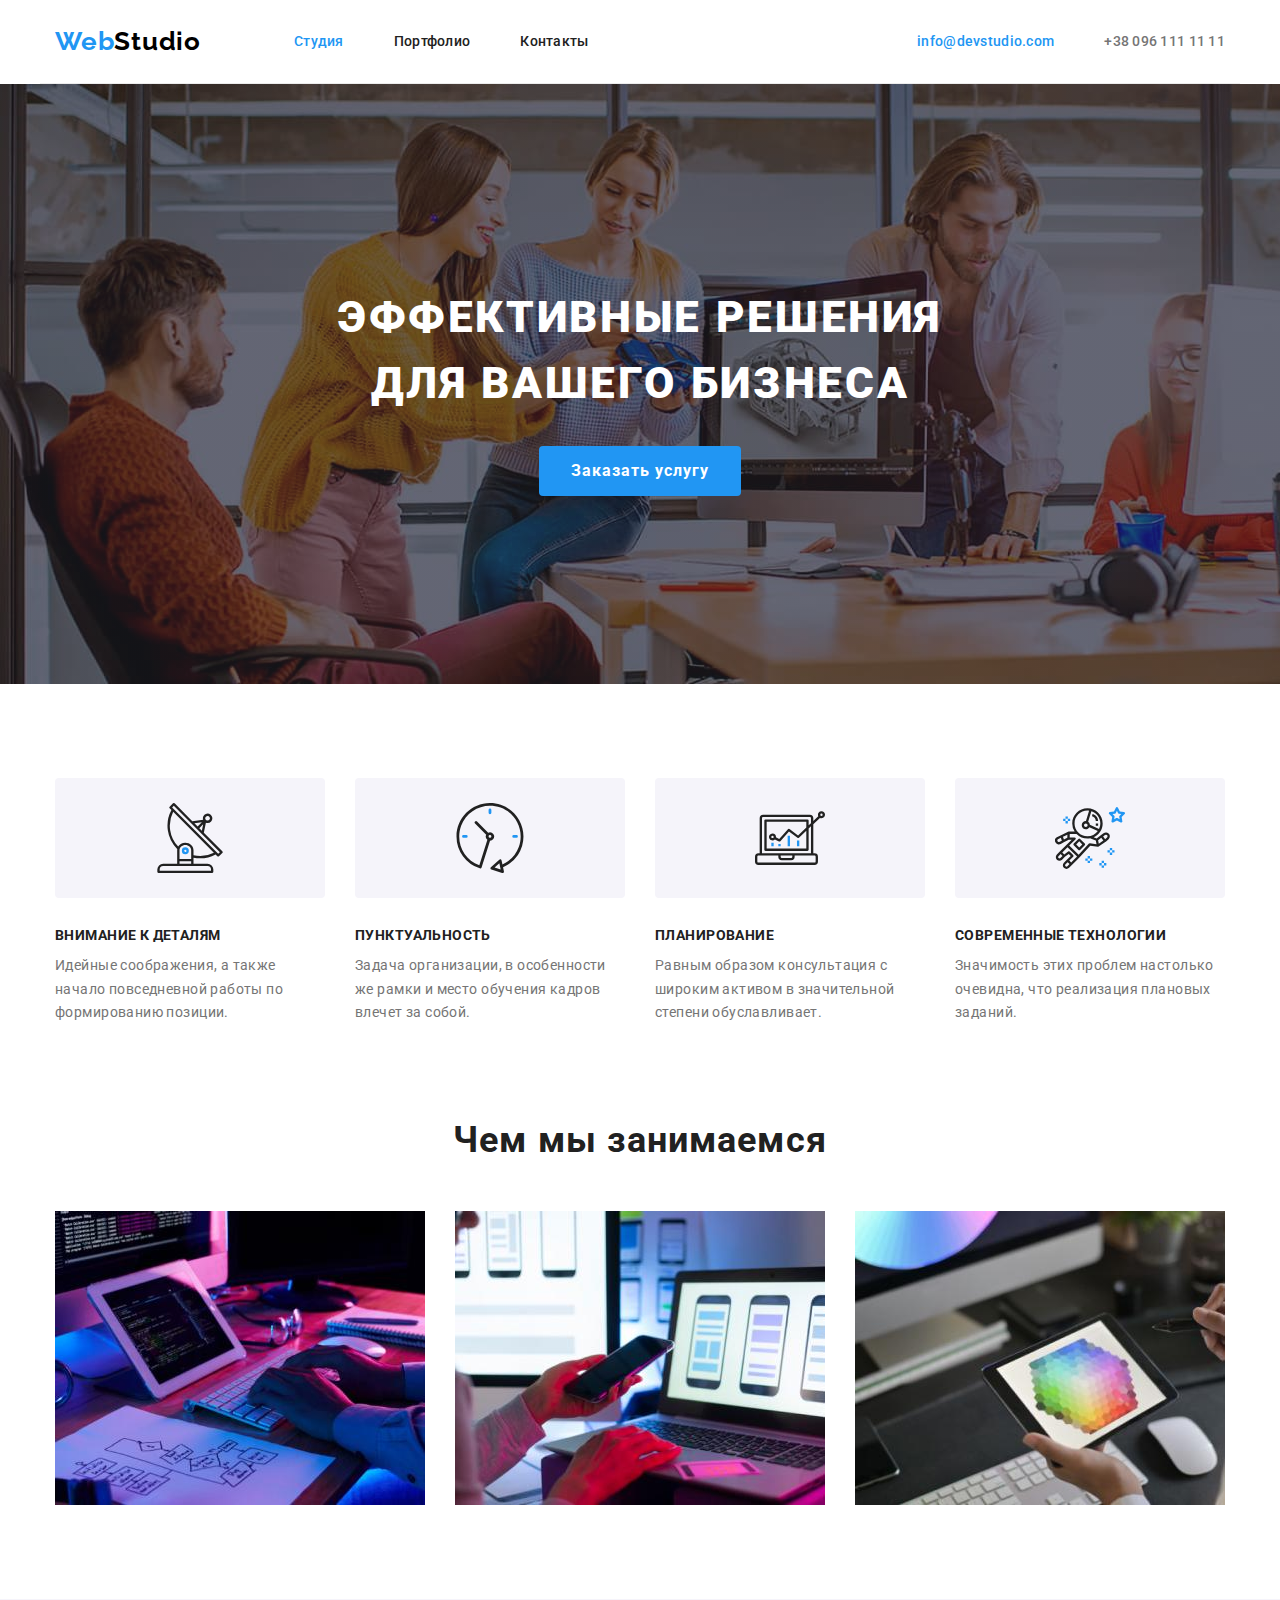
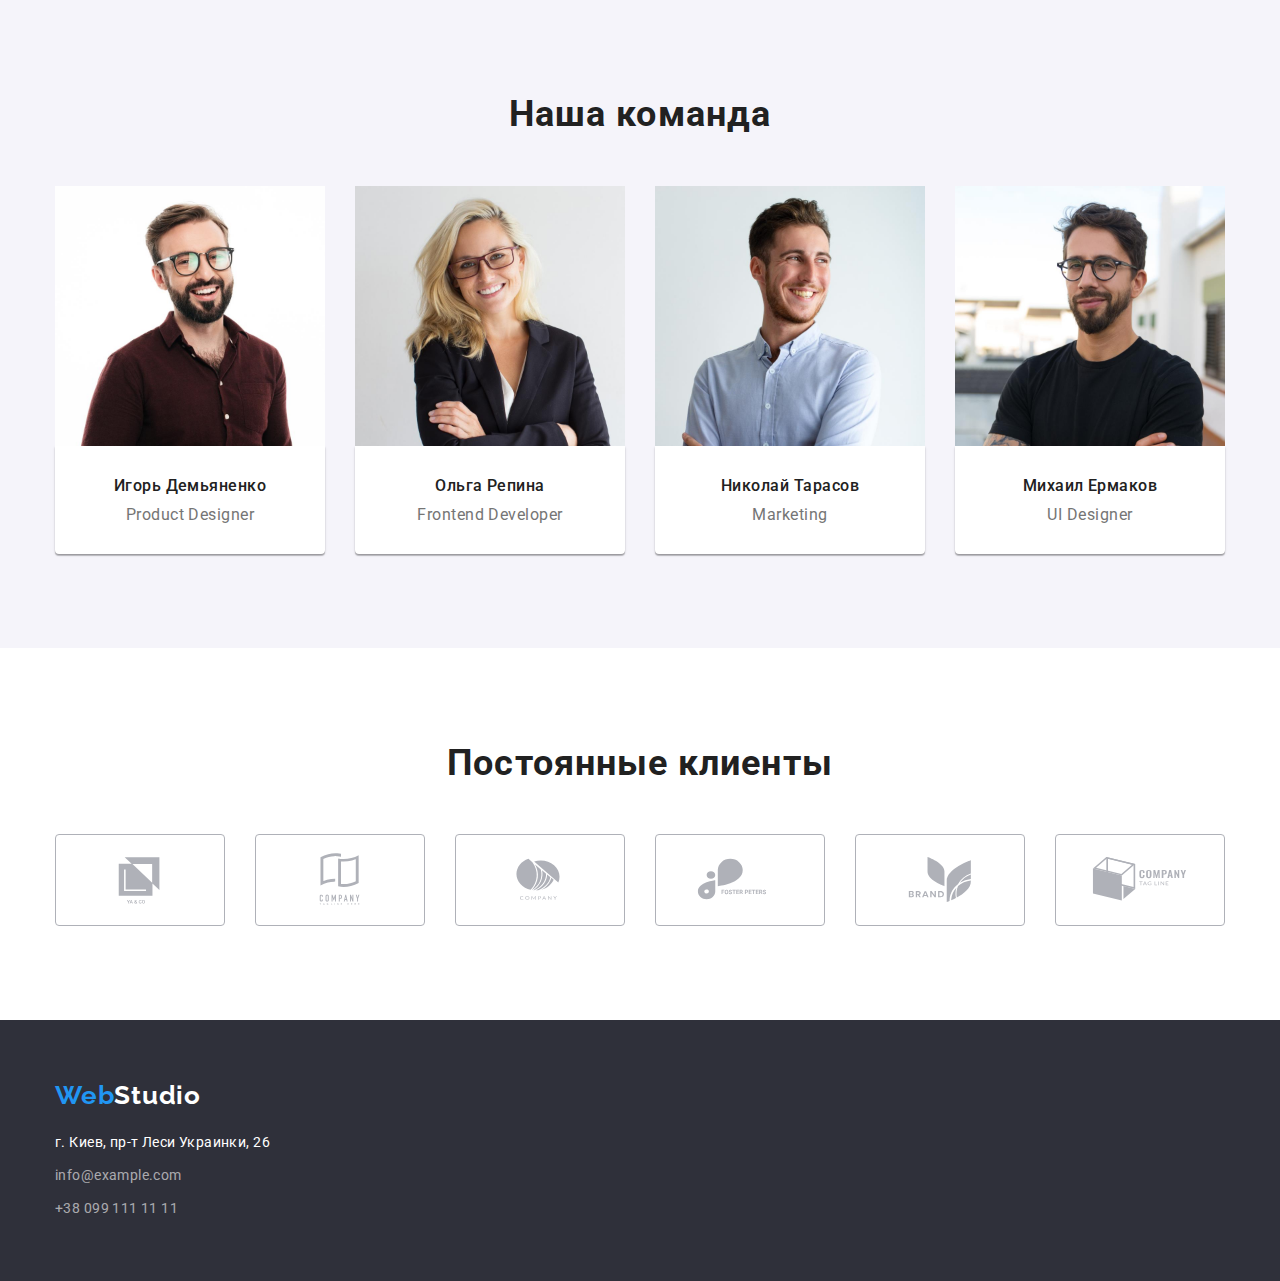
<file: index.html>
<!DOCTYPE html>
<html lang="ru">
  <head>
    <meta charset="UTF-8" />
    <meta http-equiv="X-UA-Compatible" content="IE=edge" />
    <meta name="viewport" content="width=device-width, initial-scale=1.0" />
    <title>Document</title>
    <link rel="preconnect" href="https://fonts.googleapis.com" />
    <link rel="preconnect" href="https://fonts.gstatic.com" crossorigin />
    <link
      href="https://fonts.googleapis.com/css2?family=Raleway:wght@700&family=Roboto:wght@400;500;700;900&display=swap"
      rel="stylesheet"
    />
    <link
      rel="stylesheet"
      href="https://cdnjs.cloudflare.com/ajax/libs/modern-normalize/1.1.0/modern-normalize.min.css"
    />
    <link rel="stylesheet" href="./css/styles.css" />
  </head>
  <body>
    <!-- ----------------------------------------------ХЕДЕР------------------------------- -->
    <header class="header">
      <div class="container main-header">
        <nav class="main-nav">
          <a class="link header-logo" href="/" lang="en"><span class="accent">Web</span>Studio</a>
          <ul class="list header-list">
            <li class="header-item current"><a class="link header-link" href="">Студия</a></li>
            <li class="header-item">
              <a class="link header-link" href="./portfolio.html">Портфолио</a>
            </li>
            <li class="header-item"><a class="link header-link" href="">Контакты</a></li>
          </ul>
        </nav>
        <ul class="list header-list header-contacts">
          <li class="list-item header-item">
            <a class="link header-contact" href="mailto:info@devstudio.com">info@devstudio.com</a>
          </li>
          <li class="header-item">
            <a class="link header-contact" href="tel:+380961111111">+38 096 111 11 11</a>
          </li>
        </ul>
      </div>
    </header>
    <!--  ----------------------------------------------МЕЙН-------------------------------  -->
    <main>
      <!--  ----------------------------------------------Герой початок-------------------------------  -->
      <section class="hero">
        <div class="container">
          <h1 class="hero-title">Эффективные решения для вашего бизнеса</h1>
          <button type="button" class="hero-btn pointer">Заказать услугу</button>
        </div>
      </section>
      <!--  ----------------------------------------------Герой закінчення-------------------------------  -->
      <section class="main-section">
        <div class="container">
          <ul class="list main-list">
            <li class="item item-about">
              <div class="icon-thumb">
                <svg class="main-icon">
                  <use href="./images/symbol-defs.svg#icon-antenna"></use>
                </svg>
              </div>
              <h3 class="third-title">Внимание к деталям</h3>
              <p class="text">
                Идейные соображения, а также начало повседневной работы по формированию позиции.
              </p>
            </li>
            <li class="item item-about">
              <div class="icon-thumb">
                <svg class="main-icon">
                  <use href="./images/symbol-defs.svg#icon-clock"></use>
                </svg>
              </div>
              <h3 class="third-title">Пунктуальность</h3>
              <p class="text">
                Задача организации, в особенности же рамки и место обучения кадров влечет за собой.
              </p>
            </li>
            <li class="item item-about">
              <div class="icon-thumb">
                <svg class="main-icon">
                  <use href="./images/symbol-defs.svg#icon-diagram"></use>
                </svg>
              </div>
              <h3 class="third-title">Планирование</h3>
              <p class="text">
                Равным образом консультация с широким активом в значительной степени обуславливает.
              </p>
            </li>
            <li class="item item-about">
              <div class="icon-thumb">
                <svg class="main-icon">
                  <use href="./images/symbol-defs.svg#icon-astronaut"></use>
                </svg>
              </div>
              <h3 class="third-title">Современные технологии</h3>
              <p class="text">
                Значимость этих проблем настолько очевидна, что реализация плановых заданий.
              </p>
            </li>
          </ul>
        </div>
      </section>
      <section class="section">
        <div class="container">
          <h2 class="second-title">Чем мы занимаемся</h2>
          <ul class="list main-list">
            <li class="item">
              <img src="./images/img0.1.jpg" alt="работа на пк" width="370" height="294" />
            </li>
            <li class="item">
              <img src="./images/img0.2.jpg" alt="работа на телефоне" width="370" height="294" />
            </li>
            <li class="item">
              <img src="./images/img0.3.jpg" alt="работа на планшете" width="370" height="294" />
            </li>
          </ul>
        </div>
      </section>
      <section class="team-section section">
        <div class="container">
          <h2 class="second-title">Наша команда</h2>
          <ul class="list main-list">
            <li class="item">
              <img src="./images/img0.4.jpg" alt="дизайнер продукта" width="270" height="260" />
              <div class="card-content">
                <h3 class="name">Игорь Демьяненко</h3>
                <p lang="en">Product Designer</p>
              </div>
            </li>
            <li class="item">
              <img src="./images/img0.5.jpg" alt="фронтенд-разработчик" width="270" height="260" />
              <div class="card-content">
                <h3 class="name">Ольга Репина</h3>
                <p lang="en">Frontend Developer</p>
              </div>
            </li>
            <li class="item">
              <img src="./images/img0.6.jpg" alt="маркетолог" width="270" height="260" />
              <div class="card-content">
                <h3 class="name">Николай Тарасов</h3>
                <p lang="en">Marketing</p>
              </div>
            </li>
            <li class="item">
              <img
                src="./images/img0.7.jpg"
                alt="дизайнер пользовательского интерфейса"
                width="270"
                height="260"
              />
              <div class="card-content">
                <h3 class="name">Михаил Ермаков</h3>
                <p lang="en">UI Designer</p>
              </div>
            </li>
          </ul>
        </div>
      </section>
      <!----------------------------------------------- Клієнти -------------------------------------->
      <section class="section">
        <div class="container">
          <h2 class="second-title">Постоянные клиенты</h2>
          <ul class="list clients-list">
            <li class="clients-item">
              <a href="" class="link clients-link">
                <svg class="clients-icon">
                  <use href="./images/symbol-defs.svg#icon-YaCo"></use>
                </svg>
              </a>
            </li>
            <li class="clients-item">
              <a href="" class="link clients-link">
                <svg class="clients-icon">
                  <use href="./images/symbol-defs.svg#icon-TagLineHere"></use>
                </svg>
              </a>
            </li>
            <li class="clients-item">
              <a href="" class="link clients-link">
                <svg class="clients-icon">
                  <use href="./images/symbol-defs.svg#icon-Company"></use>
                </svg>
              </a>
            </li>
            <li class="clients-item">
              <a href="" class="link clients-link">
                <svg class="clients-icon">
                  <use href="./images/symbol-defs.svg#icon-FosterPeters"></use>
                </svg>
              </a>
            </li>
            <li class="clients-item">
              <a href="" class="link clients-link">
                <svg class="clients-icon">
                  <use href="./images/symbol-defs.svg#icon-Brend"></use>
                </svg>
              </a>
            </li>
            <li class="clients-item">
              <a href="" class="link clients-link">
                <svg class="clients-icon">
                  <use href="./images/symbol-defs.svg#icon-TagLine"></use>
                </svg>
              </a>
            </li>
          </ul>
        </div>
      </section>
    </main>
    <!--  ----------------------------------------------ФУТЕР-----------------------------  -->
    <footer class="footer">
      <div class="container">
        <address>
          <a class="link footer-logo" href="/" lang="en"><span class="accent">Web</span>Studio</a>
          <ul class="list footer-info">
            <li class="footer-item">
              <a
                class="link address"
                href="https://goo.gl/maps/paUkgTumKRccmGTw9"
                target="_blank"
                rel="noopener noreferrer"
                >г. Киев, пр-т Леси Украинки, 26</a
              >
            </li>
            <li class="footer-item">
              <a class="link" href="mailto:info@example.com">info@example.com</a>
            </li>
            <li class="footer-item">
              <a class="link" href="tel:+380991111111">+38 099 111 11 11</a>
            </li>
          </ul>
        </address>
      </div>
    </footer>
  </body>
</html>
</file>
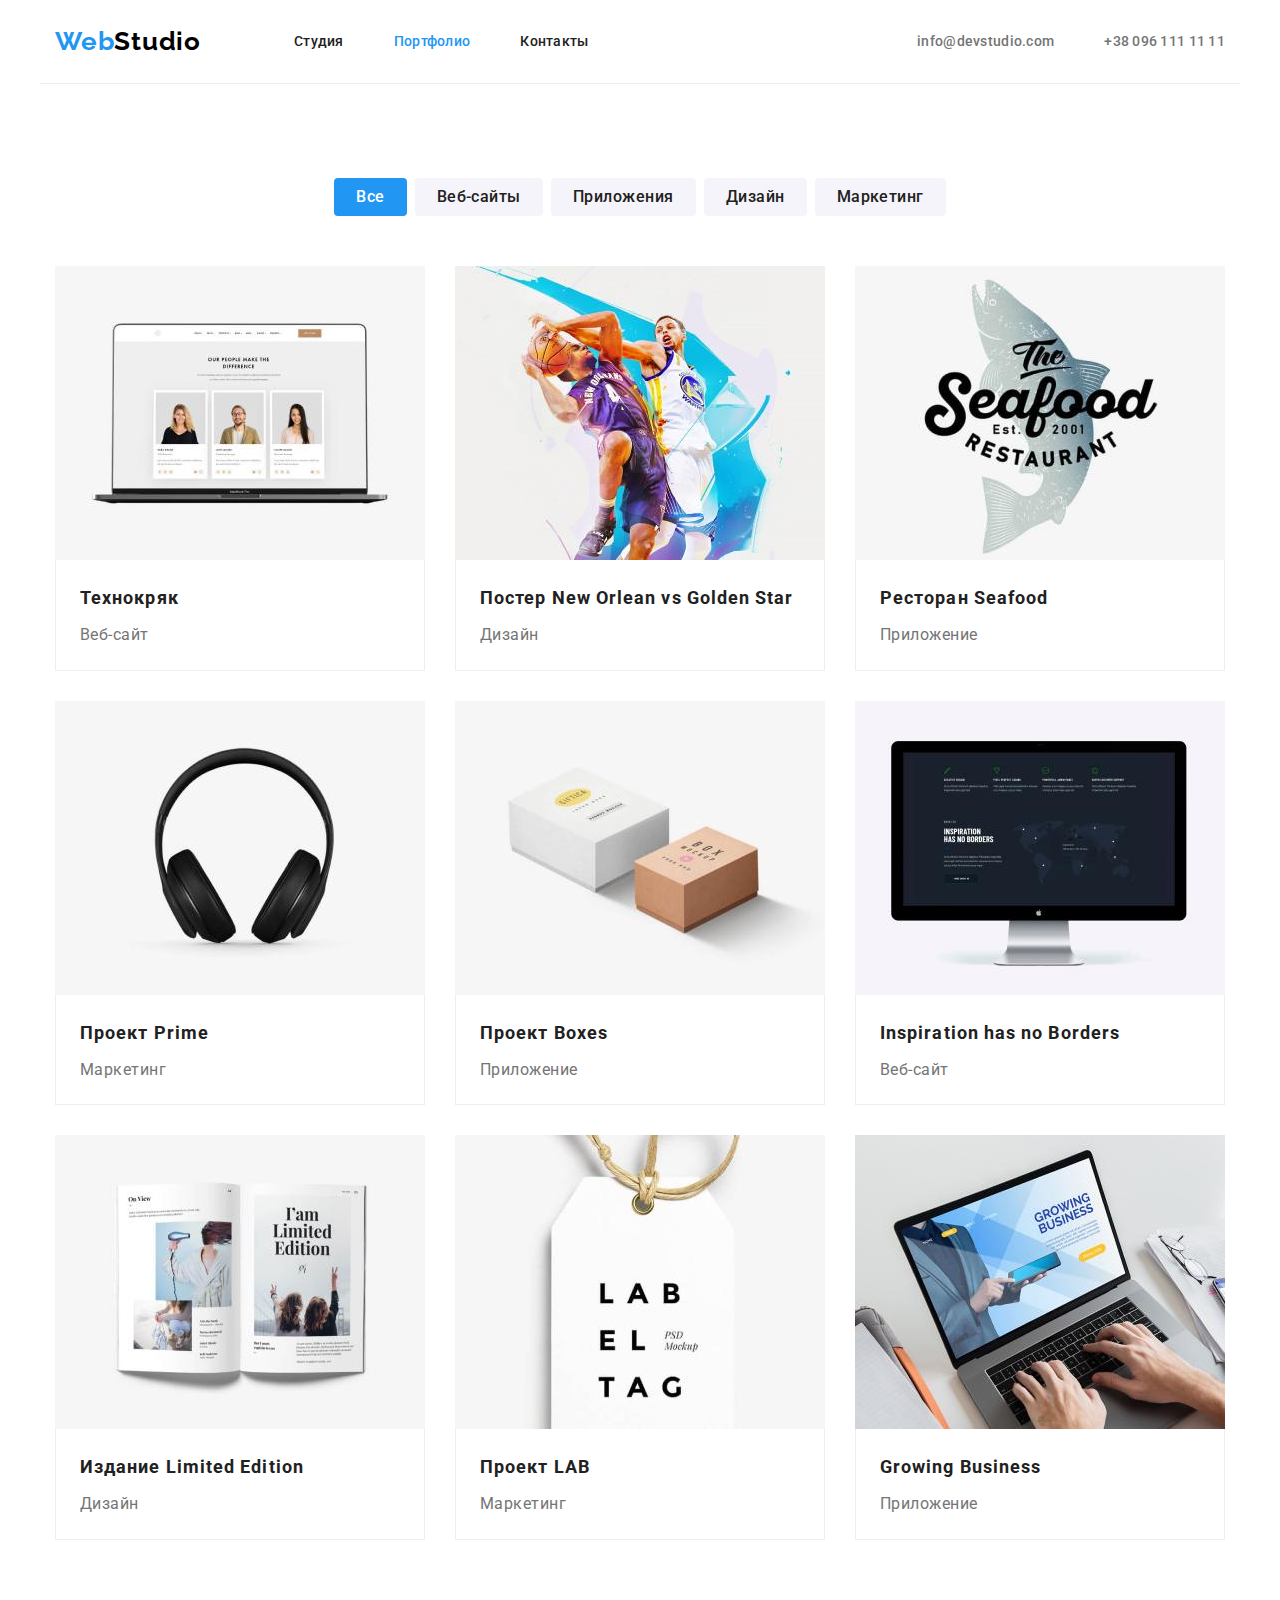
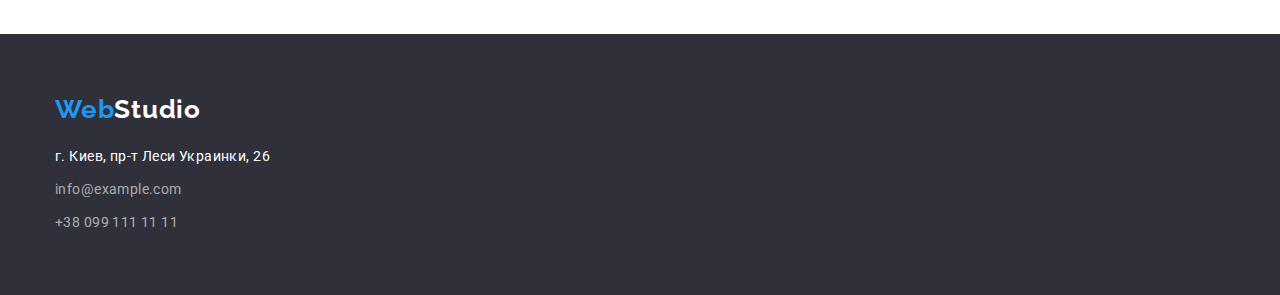
<file: portfolio.html>
<!DOCTYPE html>
<html lang="ru">
  <head>
    <meta charset="UTF-8" />
    <meta http-equiv="X-UA-Compatible" content="IE=edge" />
    <meta name="viewport" content="width=device-width, initial-scale=1.0" />
    <title>Document</title>
    <link rel="preconnect" href="https://fonts.googleapis.com" />
    <link rel="preconnect" href="https://fonts.gstatic.com" crossorigin />
    <link
      href="https://fonts.googleapis.com/css2?family=Raleway:wght@700&family=Roboto:wght@400;500;700&display=swap"
      rel="stylesheet"
    />
    <link
      rel="stylesheet"
      href="https://cdnjs.cloudflare.com/ajax/libs/modern-normalize/1.1.0/modern-normalize.min.css"
    />
    <link rel="stylesheet" href="./css/styles.css" />
  </head>
  <body>
    <!--  -----------------------------------------------ХЕДЕР-------------------------------  -->
    <header class="header">
      <div class="container main-header">
        <nav class="main-nav">
          <a class="link header-logo" href="/" lang="en"><span class="accent">Web</span>Studio</a>
          <ul class="list header-list">
            <li class="header-item"><a class="link header-link" href="./index.html">Студия</a></li>
            <li class="header-item current"><a class="link header-link" href="">Портфолио</a></li>
            <li class="header-item"><a class="link header-link" href="">Контакты</a></li>
          </ul>
        </nav>
        <ul class="list header-list header-contacts">
          <li class="header-item">
            <a class="link header-contact" href="mailto:info@devstudio.com">info@devstudio.com</a>
          </li>
          <li class="header-item">
            <a class="link header-contact" href="tel:+380961111111">+38 096 111 11 11</a>
          </li>
        </ul>
      </div>
    </header>
    <!--  -----------------------------------------------МЕЙН-------------------------------  -->
    <main>
      <section class="section">
        <div class="container">
          <!-- Логічна назва для секції,
        <h1>Галерея</h1> 
        -->
          <ul class="list filter-list">
            <li class="filter-btn"><button class="first btn pointer" type="button">Все</button></li>
            <li class="filter-btn">
              <button class="second btn pointer" type="button">Веб-сайты</button>
            </li>
            <li class="filter-btn">
              <button class="second btn pointer" type="button">Приложения</button>
            </li>
            <li class="filter-btn">
              <button class="second btn pointer" type="button">Дизайн</button>
            </li>
            <li class="filter-btn">
              <button class="second btn pointer" type="button">Маркетинг</button>
            </li>
          </ul>
          <ul class="list gallery-list">
            <li class="item">
              <a class="link" href="">
                <img
                  src="./images/img1.1.jpg"
                  alt="веб-сайт с людми на ноуте"
                  width="370"
                  height="294"
                />
                <div class="card-text">
                  <h2 class="about-title">Технокряк</h2>
                  <p class="about-after-title">Веб-сайт</p>
                </div>
              </a>
            </li>
            <li class="item">
              <a class="link" href="">
                <img
                  src="./images/img1.2.jpg"
                  alt="постер с баскетболистами"
                  width="370"
                  height="294"
                />
                <div class="card-text">
                  <h2 class="about-title">Постер New Orlean vs Golden Star</h2>
                  <p class="about-after-title">Дизайн</p>
                </div>
              </a>
            </li>
            <li class="item">
              <a class="link" href="">
                <img src="./images/img1.3.jpg" alt="ресторан" width="370" height="294" />
                <div class="card-text">
                  <h2 class="about-title">Ресторан Seafood</h2>
                  <p class="about-after-title">Приложение</p>
                </div>
              </a>
            </li>
            <li class="item">
              <a class="link" href="">
                <img src="./images/img1.4.jpg" alt="наушники" width="370" height="294" />
                <div class="card-text">
                  <h2 class="about-title">Проект Prime</h2>
                  <p class="about-after-title">Маркетинг</p>
                </div>
              </a>
            </li>
            <li class="item">
              <a class="link" href="">
                <img src="./images/img1.5.jpg" alt="две коробки" width="370" height="294" />
                <div class="card-text">
                  <h2 class="about-title">Проект Boxes</h2>
                  <p class="about-after-title">Приложение</p>
                </div>
              </a>
            </li>
            <li class="item">
              <a class="link" href="">
                <img src="./images/img1.6.jpg" alt="монитор" width="370" height="294" />
                <div class="card-text">
                  <h2 class="about-title" lang="en">Inspiration has no Borders</h2>
                  <p class="about-after-title">Веб-сайт</p>
                </div>
              </a>
            </li>
            <li class="item">
              <a class="link" href="">
                <img src="./images/img1.7.jpg" alt="книга" width="370" height="294" />
                <div class="card-text">
                  <h2 class="about-title">Издание Limited Edition</h2>
                  <p class="about-after-title">Дизайн</p>
                </div>
              </a>
            </li>
            <li class="item">
              <a class="link" href="">
                <img src="./images/img1.8.jpg" alt="этикетка" width="370" height="294" />
                <div class="card-text">
                  <h2 class="about-title">Проект LAB</h2>
                  <p class="about-after-title">Маркетинг</p>
                </div>
              </a>
            </li>
            <li class="item">
              <a class="link" href="">
                <img
                  src="./images/img1.9.jpg"
                  alt="человек работает на ноуте"
                  width="370"
                  height="294"
                />
                <div class="card-text">
                  <h2 class="about-title" lang="en">Growing Business</h2>
                  <p class="about-after-title">Приложение</p>
                </div>
              </a>
            </li>
          </ul>
        </div>
      </section>
    </main>
    <!--  -----------------------------------------------ФУТЕР-------------------------------  -->
    <footer class="footer">
      <div class="container">
        <address>
          <a class="link footer-logo" href="/" lang="en"><span class="accent">Web</span>Studio</a>
          <ul class="list footer-info">
            <li class="footer-item">
              <a
                class="link address"
                href="https://goo.gl/maps/paUkgTumKRccmGTw9"
                target="_blank"
                rel="noopener noreferrer"
                >г. Киев, пр-т Леси Украинки, 26</a
              >
            </li>
            <li class="footer-item">
              <a class="link" href="mailto:info@example.com">info@example.com</a>
            </li>
            <li class="footer-item">
              <a class="link" href="tel:+380991111111">+38 099 111 11 11</a>
            </li>
          </ul>
        </address>
      </div>
    </footer>
  </body>
</html>
</file>
<file: css/styles.css>
:root {
  --main-title-color: #ffffff;
  --second-title-color: #212121;
  --main-text-color: #757575;
  --second-text-color: #212121;
  --third-text-color: #ffffff;
  --header-logo-color: #000000;
  --footer-contact-color: rgba(255, 255, 255, 0.6);
  --accent-color: #2196f3;
  --main-button-color: #ffffff;
  --second-button-color: #212121;
  --background-button-color: #f5f4fa;
  --icon-color: #afb1b8;
}

body {
  font-family: 'Roboto', sans-serif;
  color: var(--second-title-color);
  background-color: #ffffff;
}

h1,
h2,
h3,
h4,
h5,
h6,
p {
  padding: 0;
  margin: 0;
}

img {
  display: block;
  max-width: 100%;
  height: auto;
}

.list {
  padding: 0;
  margin: 0;
  list-style: none;
}

.link {
  text-decoration: none;
}

.pointer {
  cursor: pointer;
}

.section {
  padding: 94px 0px;
}

.container {
  width: 1200px;
  padding-left: 15px;
  padding-right: 15px;
  margin-right: auto;
  margin-left: auto;
}

/* ---------------------------------------ХЕДЕР----------------------------------- */

.main-header {
  display: flex;
  align-items: center;

  border-bottom: 1px solid #ececec;
}

.main-nav {
  display: flex;
  align-items: center;
}

.header-list {
  display: flex;
}

.header-item:not(:last-child) {
  margin-right: 50px;
}
/*
.header-item + .header-item {
  margin-left: 50px;
}
*/

.header-logo {
  font-family: 'Raleway', sans-serif;
  font-weight: 700;
  font-size: 26px;
  line-height: 1.19;

  display: inline-block;
  margin-right: 93px;
  letter-spacing: 0.03em;

  color: var(--header-logo-color);
}

.link .accent {
  color: var(--accent-color);
}

.header-link {
  font-weight: 500;
  font-size: 14px;
  line-height: 1.33;

  display: block;
  padding-top: 32px;
  padding-bottom: 32px;
  letter-spacing: 0.02em;

  color: var(--second-text-color);
}

.current .link {
  color: var(--accent-color);
}

.header-contacts {
  margin-left: auto;
}

.header-contact {
  font-weight: 500;
  font-size: 14px;
  line-height: 1.14;

  letter-spacing: 0.02em;

  color: var(--main-text-color);
}

.list-item > .header-contact {
  color: var(--accent-color);
}

.header .link:hover,
.header .link:focus {
  color: var(--accent-color);
}

/* чомусь не ховерить силки в мейні портфоліо....
.list .link:hover,
.list .link:focus {
  color: var(--accent-color);
}
*/

/* якщо лого не треба ховерити то зміню на це >>

.header-link:hover,
.header-link:focus {
  color: var(--accent-color);
}
*/

/*
.header-contact:hover,
.header-contact:focus {
  color: var(--accent-color);
}
*/

/* ---------------------------------------МЕЙН----------------------------------- */

.hero {
  text-align: center;
  padding: 200px 0px;

  max-width: 1600px;
  height: 600px;
  margin-right: auto;
  margin-left: auto;
  background: #c4c4c4;
  background-image: linear-gradient(to bottom, rgba(47, 48, 58, 0.4), rgba(47, 48, 58, 0.4)),
    url('../images/imghero.jpg');
}

.hero-title {
  font-weight: 900;
  font-size: 44px;
  line-height: 1.5;
  text-transform: uppercase;
  letter-spacing: 0.06em;

  display: block;
  margin-bottom: 30px;
  margin-right: auto;
  margin-left: auto;
  width: 696px;

  color: var(--main-title-color);
}

.hero-btn {
  font-family: inherit;
  font-weight: 700;
  font-size: 16px;
  line-height: 1.87;
  letter-spacing: 0.06em;

  border: transparent;
  border-radius: 4px;
  padding: 10px 32px;
  margin-right: auto;
  margin-left: auto;
  align-items: center;

  color: var(--main-button-color);
  background-color: var(--accent-color);
}

.hero-btn:hover,
.hero-btn:focus {
  background-color: #188ce8;
}

.main-section {
  padding-top: 94px;
}

.main-list {
  display: flex;
}

.item-about {
  width: 270px;
}

.icon-thumb {
  display: flex;
  align-items: center;
  justify-content: center;
  height: 120px;
  background: #f5f4fa;
  border-radius: 4px;
  margin-bottom: 30px;
}

.main-icon {
  width: 70px;
  height: 70px;
}
/*
.item-about::before {
  display: block;
  content: '';
  height: 120px;
  margin-bottom: 30px;
  background-size: ;
  background-repeat: no-repeat;
  background-position: center;
  background-color: #f5f4fa;
  border-radius: 4px;
}
*/

.main-list .item:not(:last-child) {
  margin-right: 30px;
}

.second-title {
  font-weight: 700;
  font-size: 36px;
  line-height: 1.17;

  margin-bottom: 50px;
  text-align: center;
  letter-spacing: 0.03em;

  color: var(--second-title-color);
}

.third-title {
  font-weight: 700;
  font-size: 14px;
  line-height: 1.14;
  text-transform: uppercase;

  margin-bottom: 10px;
  letter-spacing: 0.03em;
}

.text {
  font-weight: 400;
  font-size: 14px;
  line-height: 1.71;

  letter-spacing: 0.03em;

  color: var(--main-text-color);
}

.team-section {
  font-weight: 400;
  font-size: 16px;
  line-height: 1.19;
  text-align: center;
  letter-spacing: 0.03em;

  color: var(--main-text-color);
  background-color: #f5f4fa;
}

.card-content {
  padding-top: 30px;
  padding-bottom: 30px;
  box-shadow: 0px 1px 3px rgba(0, 0, 0, 0.12), 0px 1px 1px rgba(0, 0, 0, 0.14),
    0px 2px 1px rgba(0, 0, 0, 0.2);
  border-radius: 0px 0px 4px 4px;
  background-color: #ffffff;
}

.list .name {
  font-weight: 500;
  font-size: 16px;

  margin-bottom: 10px;

  color: var(--second-title-color);
}

/* -------------------------------------Клієнти-----------------------------------*/

.clients-list {
  display: flex;
}

.clients-item {
  width: 170px;
  height: 92px;
}

/*
.clients-item + .clients-item {
  margin-left: 30px;
}
*/

.clients-item:not(:last-child) {
  margin-right: 30px;
}

.clients-link {
  width: 100%;
  height: 100%;
  border: 1px solid var(--icon-color);
  border-radius: 4px;
  display: flex;
  align-items: center;
  justify-content: center;
  color: var(--icon-color);
}

.clients-icon {
  width: 106px;
  height: 60px;
  fill: currentColor;
}

.clients-link:hover,
.clients-link:focus {
  border-color: var(--accent-color);
  color: var(--accent-color);
}

/* -------------------------------------Портфоліо початок----------------------*/

.filter-list {
  display: flex;
  justify-content: center;
  margin-bottom: 50px;
}

.filter-btn:not(:last-child) {
  margin-right: 8px;
}

.btn {
  font-family: inherit;
  font-weight: 500;
  font-size: 16px;
  line-height: 1.63;

  display: inline-block;
  padding: 6px 22px;
  border: transparent;
  border-radius: 4px;
  text-align: center;
  letter-spacing: 0.03em;
}

.first.btn {
  color: var(--main-button-color);
  background-color: var(--accent-color);
}

.second.btn {
  color: var(--second-button-color);
  background-color: var(--background-button-color);
}

.btn:hover,
.btn:focus {
  color: var(--accent-color);
}

.gallery-list {
  display: flex;
  flex-wrap: wrap;
}

.gallery-list .item {
  flex-basis: calc((100% - 60px) / 3);
  /* або просто width=370px */
  margin-right: 30px;
  margin-bottom: 30px;
}

.gallery-list .item:nth-child(3n) {
  margin-right: 0;
}

/* або
.gallery-list .item:not(:nth-child(3n)) {
  margin-right: 0;
}
*/

.gallery-list .item:nth-last-child(-n + 3) {
  margin-bottom: 0;
}

/* або
.gallery-list .item:not(:nth-last-child(-n + 3)) {
  margin-bottom: 0;
}
*/

/*
або 
.gallery-list .item {
  width: 370px;
  margin: 15px;
}

.gallery-list {
  display: flex;
  flex-wrap: wrap;
  margin: -15px;
}
*/

.card-text {
  padding: 20px 24px;

  border: 1px solid #eeeeee;
  border-top: none;
}

.about-title {
  font-weight: 700;
  font-size: 18px;
  line-height: 2;
  letter-spacing: 0.06em;

  margin-bottom: 4px;

  color: var(--second-title-color);
}

.about-after-title {
  font-weight: 400;
  font-size: 16px;
  line-height: 1.87;
  letter-spacing: 0.03em;
  color: var(--main-text-color);
}

.about-title:hover,
.about-title:focus {
  color: var(--accent-color);
}

.about-after-title:hover,
.about-after-title:focus {
  color: var(--accent-color);
}
/* -------------------------------------Портфоліо закінчення----------------------*/

/* ---------------------------------------ФУТЕР----------------------------------- */

.footer {
  padding: 60px 0px;

  background-color: #2f303a;
}

.footer-logo {
  font-family: Raleway;
  font-style: normal;
  font-weight: 700;
  font-size: 26px;
  line-height: 1.19;

  display: inline-block;
  margin-bottom: 20px;
  letter-spacing: 0.03em;

  color: var(--third-text-color);
}

.footer-info .link {
  font-style: normal;
  font-weight: 400;
  font-size: 14px;
  line-height: 1.71;

  letter-spacing: 0.03em;

  color: var(--footer-contact-color);
}

.footer-item:not(:last-child) {
  margin-bottom: 9px;
}

.footer-info .address {
  color: var(--third-text-color);
}

/* якщо лого не треба буде ховерити то зміню */

.footer .link:hover,
.footer .link:focus {
  color: var(--accent-color);
}
</file>
